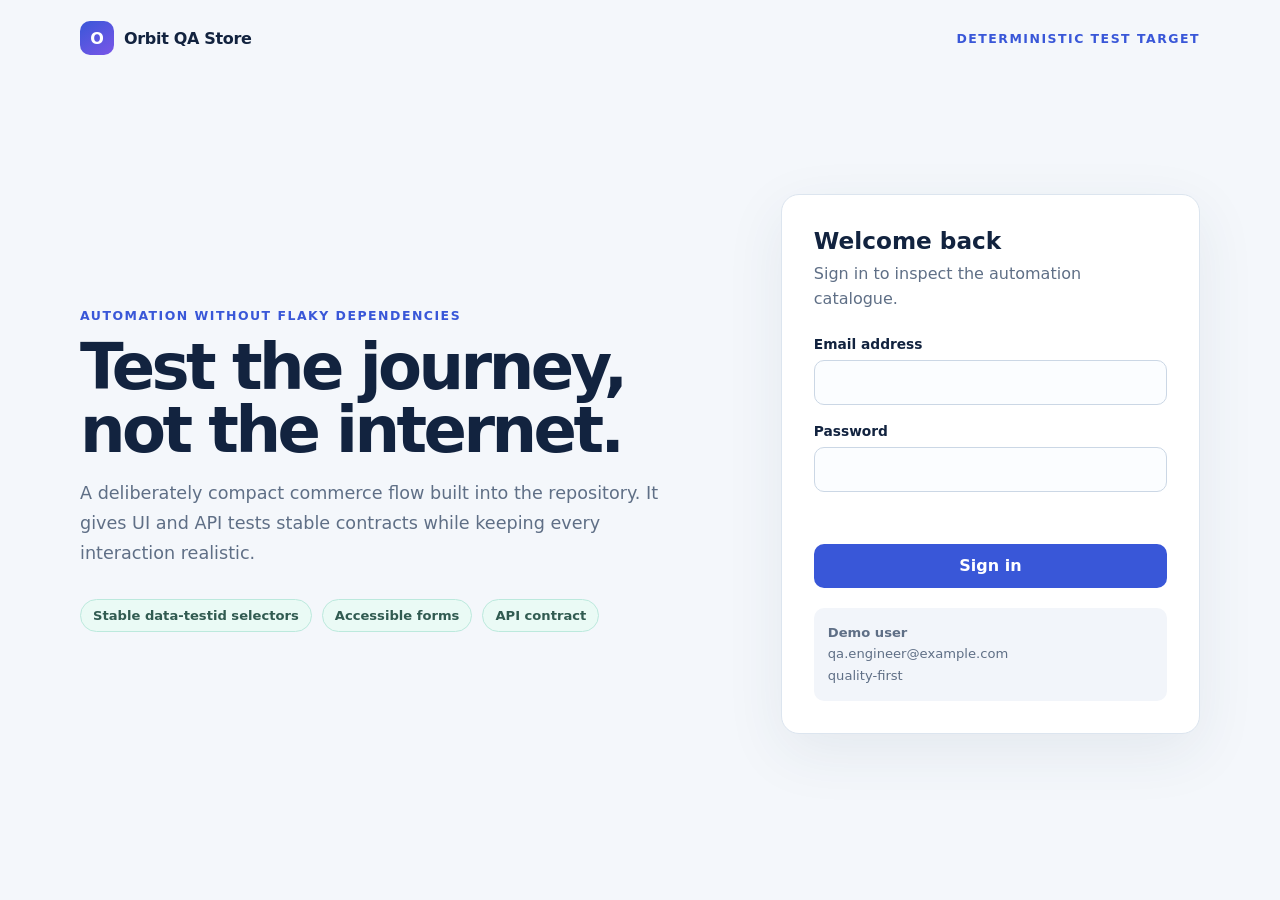
<file: demo_app/index.html>
<!doctype html>
<html lang="en">
<head>
  <meta charset="utf-8">
  <meta name="viewport" content="width=device-width, initial-scale=1">
  <title>Sign in | Orbit QA Store</title>
  <link rel="stylesheet" href="styles.css">
</head>
<body data-page="login">
  <header class="shell topbar">
    <a class="brand" href="index.html"><span class="brand-mark">O</span> Orbit QA Store</a>
    <span class="eyebrow">Deterministic test target</span>
  </header>
  <main class="shell login-layout">
    <section>
      <p class="eyebrow">Automation without flaky dependencies</p>
      <h1>Test the journey, not the internet.</h1>
      <p class="lede">A deliberately compact commerce flow built into the repository. It gives UI and API tests stable contracts while keeping every interaction realistic.</p>
      <div class="signal-row">
        <span class="signal">Stable data-testid selectors</span>
        <span class="signal">Accessible forms</span>
        <span class="signal">API contract</span>
      </div>
    </section>
    <section class="panel" aria-labelledby="login-heading">
      <h2 id="login-heading" data-testid="login-heading">Welcome back</h2>
      <p class="hint">Sign in to inspect the automation catalogue.</p>
      <form data-testid="login-form">
        <div class="field">
          <label for="email">Email address</label>
          <input id="email" data-testid="email" name="email" type="email" autocomplete="username" required>
        </div>
        <div class="field">
          <label for="password">Password</label>
          <input id="password" data-testid="password" name="password" type="password" autocomplete="current-password" required>
        </div>
        <p class="error" data-testid="login-error" role="alert"></p>
        <button class="button full" data-testid="login-submit" type="submit">Sign in</button>
      </form>
      <div class="credentials"><strong>Demo user</strong><br>qa.engineer@example.com<br>quality-first</div>
    </section>
  </main>
  <script src="app.js"></script>
</body>
</html>
</file>
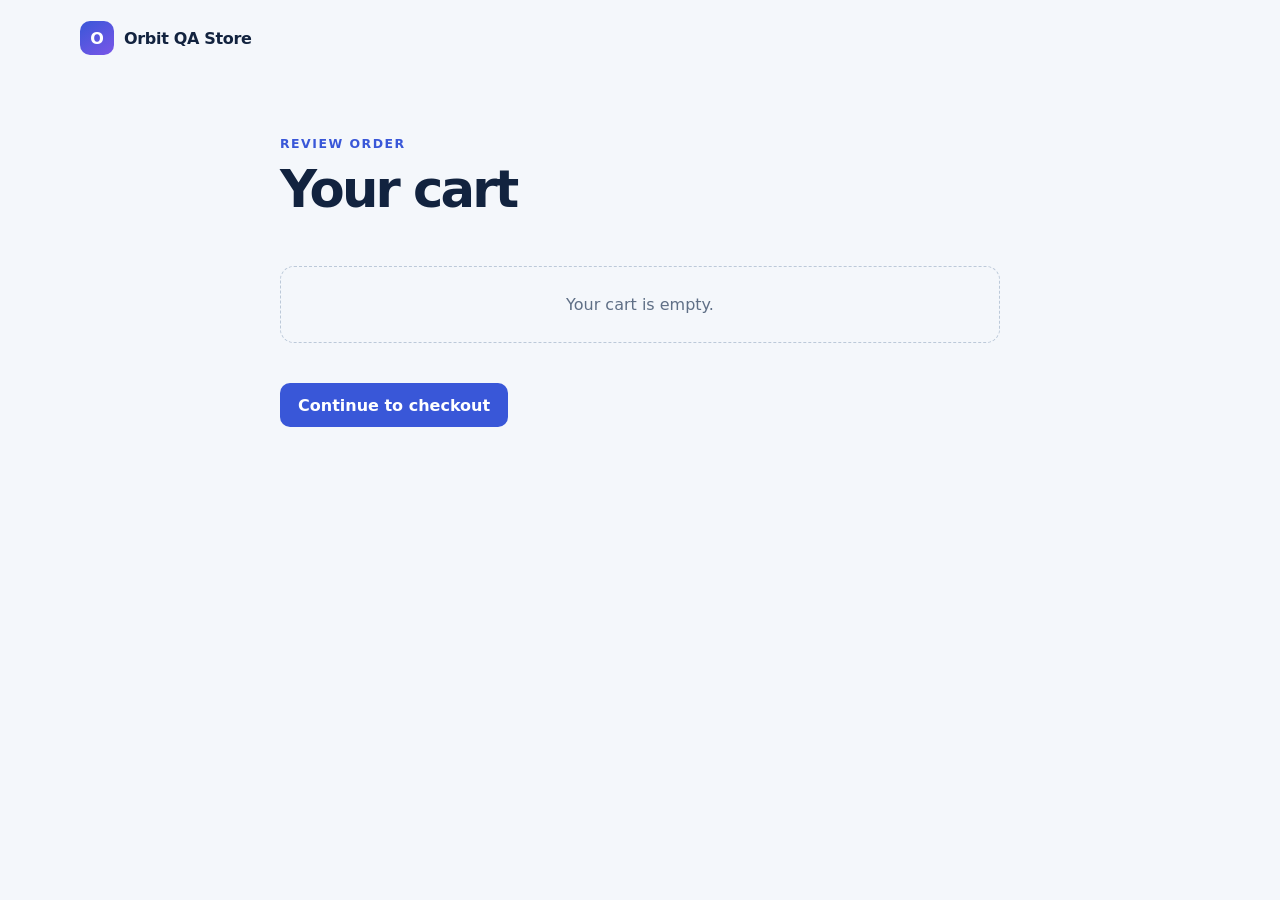
<file: demo_app/cart.html>
<!doctype html>
<html lang="en">
<head>
  <meta charset="utf-8">
  <meta name="viewport" content="width=device-width, initial-scale=1">
  <title>Cart | Orbit QA Store</title>
  <link rel="stylesheet" href="styles.css">
</head>
<body data-page="cart">
  <header class="shell topbar"><a class="brand" href="inventory.html"><span class="brand-mark">O</span> Orbit QA Store</a></header>
  <main class="shell content-narrow">
    <section class="page-header"><div><p class="eyebrow">Review order</p><h1 data-testid="cart-heading">Your cart</h1></div></section>
    <section class="cart-list" data-testid="cart-list" aria-live="polite"></section>
    <a class="button" data-testid="checkout-link" href="checkout.html">Continue to checkout</a>
  </main>
  <script src="app.js"></script>
</body>
</html>
</file>
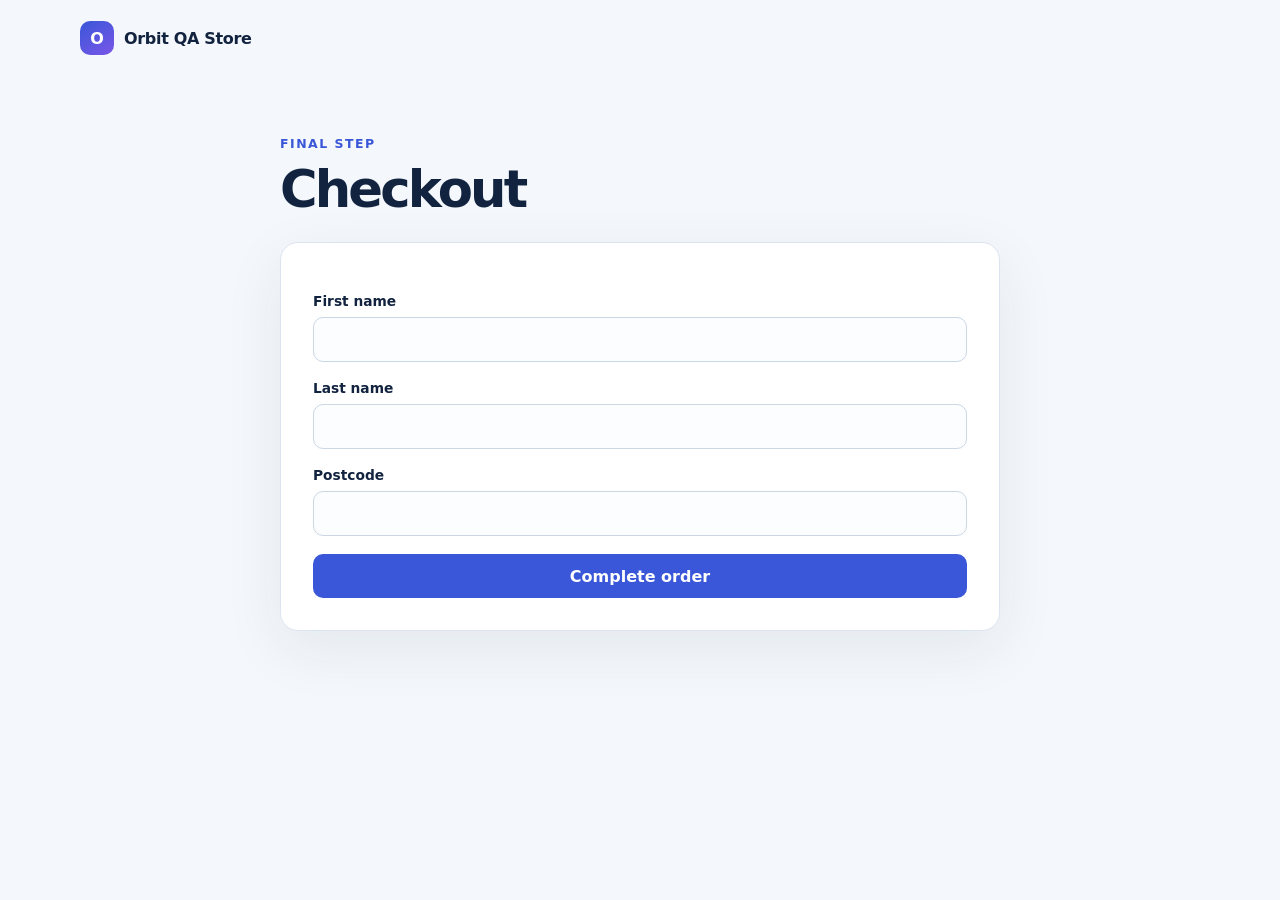
<file: demo_app/checkout.html>
<!doctype html>
<html lang="en">
<head>
  <meta charset="utf-8">
  <meta name="viewport" content="width=device-width, initial-scale=1">
  <title>Checkout | Orbit QA Store</title>
  <link rel="stylesheet" href="styles.css">
</head>
<body data-page="checkout">
  <header class="shell topbar"><a class="brand" href="inventory.html"><span class="brand-mark">O</span> Orbit QA Store</a></header>
  <main class="shell content-narrow">
    <section class="page-header"><div><p class="eyebrow">Final step</p><h1 data-testid="checkout-heading">Checkout</h1></div></section>
    <form class="panel" data-testid="checkout-form">
      <div class="field"><label for="first-name">First name</label><input id="first-name" data-testid="first-name" required></div>
      <div class="field"><label for="last-name">Last name</label><input id="last-name" data-testid="last-name" required></div>
      <div class="field"><label for="postcode">Postcode</label><input id="postcode" data-testid="postcode" required></div>
      <button class="button full" data-testid="complete-order" type="submit">Complete order</button>
    </form>
    <section class="success" data-testid="success-panel" hidden>
      <div class="success-mark">✓</div><h2 data-testid="success-heading">Order confirmed</h2>
      <p>Your reference is <strong data-testid="order-number">QA-2026-001</strong>.</p>
    </section>
  </main>
  <script src="app.js"></script>
</body>
</html>
</file>
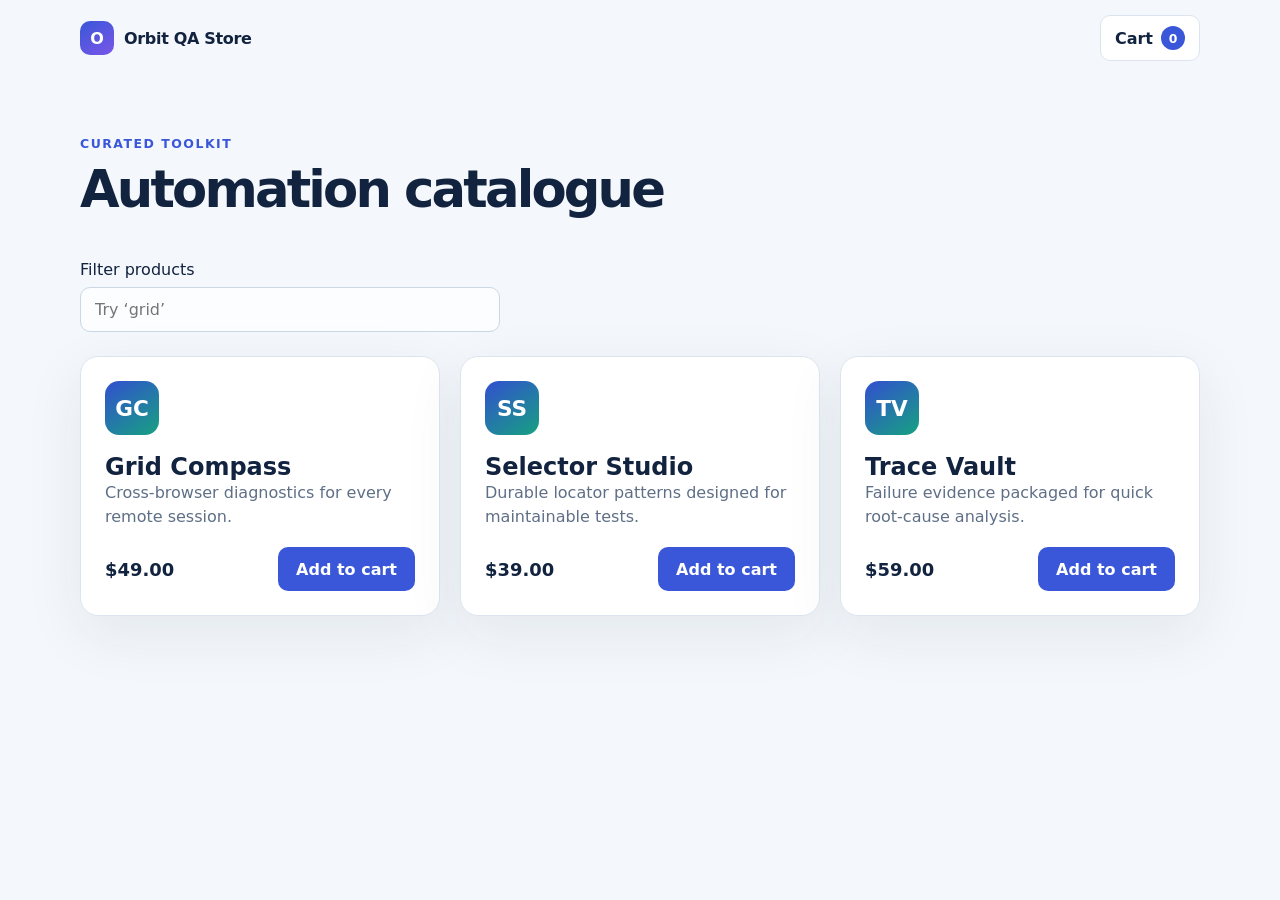
<file: demo_app/inventory.html>
<!doctype html>
<html lang="en">
<head>
  <meta charset="utf-8">
  <meta name="viewport" content="width=device-width, initial-scale=1">
  <title>Catalogue | Orbit QA Store</title>
  <link rel="stylesheet" href="styles.css">
</head>
<body data-page="inventory">
  <header class="shell topbar">
    <a class="brand" href="inventory.html"><span class="brand-mark">O</span> Orbit QA Store</a>
    <a class="cart-link" data-testid="cart-link" href="cart.html">Cart <span class="cart-count" data-testid="cart-count">0</span></a>
  </header>
  <main class="shell">
    <section class="page-header">
      <div><p class="eyebrow">Curated toolkit</p><h1 data-testid="inventory-heading">Automation catalogue</h1></div>
    </section>
    <div class="toolbar">
      <label class="field" for="search"><span>Filter products</span><input class="search" id="search" data-testid="product-search" placeholder="Try ‘grid’"></label>
    </div>
    <section class="product-grid" aria-label="Products">
      <article class="product-card" data-testid="product-card" data-product-name="Grid Compass" data-product-price="49">
        <div class="product-icon">GC</div><div><h2>Grid Compass</h2><p>Cross-browser diagnostics for every remote session.</p></div>
        <div class="product-footer"><span class="price">$49.00</span><button class="button" data-testid="add-product">Add to cart</button></div>
      </article>
      <article class="product-card" data-testid="product-card" data-product-name="Selector Studio" data-product-price="39">
        <div class="product-icon">SS</div><div><h2>Selector Studio</h2><p>Durable locator patterns designed for maintainable tests.</p></div>
        <div class="product-footer"><span class="price">$39.00</span><button class="button" data-testid="add-product">Add to cart</button></div>
      </article>
      <article class="product-card" data-testid="product-card" data-product-name="Trace Vault" data-product-price="59">
        <div class="product-icon">TV</div><div><h2>Trace Vault</h2><p>Failure evidence packaged for quick root-cause analysis.</p></div>
        <div class="product-footer"><span class="price">$59.00</span><button class="button" data-testid="add-product">Add to cart</button></div>
      </article>
    </section>
  </main>
  <div class="notice" data-testid="notice" role="status" hidden></div>
  <script src="app.js"></script>
</body>
</html>
</file>
<file: demo_app/styles.css>
:root {
  color-scheme: light;
  --ink: #12233f;
  --muted: #5f6f86;
  --line: #dce5ef;
  --surface: #ffffff;
  --canvas: #f4f7fb;
  --primary: #3957d8;
  --primary-dark: #273fae;
  --accent: #12a886;
  --danger: #c53b54;
  font-family: Inter, ui-sans-serif, system-ui, -apple-system, BlinkMacSystemFont, "Segoe UI", sans-serif;
}
* { box-sizing: border-box; }

body {
  margin: 0;
  min-height: 100vh;
  color: var(--ink);
  background: var(--canvas);
}

button, input { font: inherit; }

a { color: inherit; }

.shell {
  width: min(1120px, calc(100% - 40px));
  margin: 0 auto;
}

.topbar {
  display: flex;
  align-items: center;
  justify-content: space-between;
  min-height: 76px;
}

.brand {
  display: inline-flex;
  align-items: center;
  gap: 10px;
  font-weight: 800;
  letter-spacing: -.02em;
  text-decoration: none;
}

.brand-mark {
  display: grid;
  width: 34px;
  height: 34px;
  place-items: center;
  color: white;
  border-radius: 10px;
  background: linear-gradient(145deg, var(--primary), #7a56e8);
}

.login-layout {
  display: grid;
  grid-template-columns: 1.2fr .8fr;
  min-height: calc(100vh - 76px);
  align-items: center;
  gap: 72px;
  padding: 40px 0 88px;
}

.eyebrow {
  color: var(--primary);
  font-size: .78rem;
  font-weight: 800;
  letter-spacing: .12em;
  text-transform: uppercase;
}

h1 {
  max-width: 760px;
  margin: 12px 0 18px;
  font-size: clamp(2.2rem, 5vw, 4.7rem);
  line-height: .98;
  letter-spacing: -.055em;
}

.lede {
  max-width: 610px;
  color: var(--muted);
  font-size: 1.1rem;
  line-height: 1.7;
}

.signal-row {
  display: flex;
  flex-wrap: wrap;
  gap: 10px;
  margin-top: 30px;
}

.signal {
  padding: 8px 12px;
  color: #315b51;
  font-size: .82rem;
  font-weight: 700;
  border: 1px solid #bce9dd;
  border-radius: 999px;
  background: #eafaf5;
}

.panel, .product-card, .cart-item {
  border: 1px solid var(--line);
  border-radius: 18px;
  background: var(--surface);
  box-shadow: 0 18px 60px rgba(42, 58, 92, .08);
}

.panel { padding: 32px; }

.panel h2 { margin: 0 0 8px; font-size: 1.45rem; }

.hint { margin: 0 0 24px; color: var(--muted); line-height: 1.55; }

.field { display: grid; gap: 8px; margin: 18px 0; }

.field label { font-size: .86rem; font-weight: 750; }

.field input, .search {
  width: 100%;
  padding: 12px 14px;
  color: var(--ink);
  border: 1px solid #cbd7e5;
  border-radius: 10px;
  background: #fbfdff;
  outline: none;
}

.field input:focus, .search:focus {
  border-color: var(--primary);
  box-shadow: 0 0 0 3px rgba(57, 87, 216, .12);
}

.button {
  display: inline-flex;
  align-items: center;
  justify-content: center;
  min-height: 44px;
  padding: 0 18px;
  color: white;
  font-weight: 800;
  border: 0;
  border-radius: 10px;
  background: var(--primary);
  cursor: pointer;
  text-decoration: none;
}

.button:hover { background: var(--primary-dark); }
.button.full { width: 100%; }

.error {
  min-height: 22px;
  margin: 4px 0 12px;
  color: var(--danger);
  font-size: .88rem;
  font-weight: 700;
}

.credentials {
  margin-top: 20px;
  padding: 14px;
  color: var(--muted);
  font-size: .82rem;
  line-height: 1.65;
  border-radius: 10px;
  background: #f2f5fa;
}

.page-header {
  display: flex;
  align-items: end;
  justify-content: space-between;
  gap: 20px;
  padding: 48px 0 28px;
}

.page-header h1 { margin: 8px 0 0; font-size: clamp(2rem, 4vw, 3.4rem); }

.cart-link {
  display: inline-flex;
  gap: 8px;
  align-items: center;
  padding: 10px 14px;
  font-weight: 800;
  border: 1px solid var(--line);
  border-radius: 10px;
  background: white;
  text-decoration: none;
}

.cart-count {
  display: grid;
  min-width: 24px;
  height: 24px;
  place-items: center;
  color: white;
  font-size: .78rem;
  border-radius: 999px;
  background: var(--primary);
}

.toolbar { width: min(420px, 100%); margin-bottom: 24px; }

.product-grid {
  display: grid;
  grid-template-columns: repeat(3, 1fr);
  gap: 20px;
  padding-bottom: 80px;
}

.product-card { display: grid; gap: 18px; padding: 24px; }
.product-card[hidden] { display: none; }

.product-icon {
  display: grid;
  width: 54px;
  height: 54px;
  place-items: center;
  color: white;
  font-size: 1.35rem;
  font-weight: 900;
  border-radius: 14px;
  background: linear-gradient(145deg, #324fd0, #17a181);
}

.product-card h2 { margin: 0; }
.product-card p { min-height: 48px; margin: 0; color: var(--muted); line-height: 1.5; }

.product-footer { display: flex; align-items: center; justify-content: space-between; gap: 16px; }
.price { font-size: 1.12rem; font-weight: 850; }

.notice {
  position: fixed;
  right: 24px;
  bottom: 24px;
  padding: 12px 16px;
  color: white;
  font-weight: 750;
  border-radius: 10px;
  background: var(--accent);
  box-shadow: 0 12px 30px rgba(10, 80, 64, .25);
}

.content-narrow { width: min(720px, 100%); padding-bottom: 80px; }
.cart-list { display: grid; gap: 12px; margin: 8px 0 24px; }
.cart-item { display: flex; justify-content: space-between; padding: 18px 20px; box-shadow: none; }
.empty { padding: 28px; color: var(--muted); text-align: center; border: 1px dashed #bcc9d9; border-radius: 14px; }

.success {
  padding: 36px;
  text-align: center;
  border: 1px solid #bce9dd;
  border-radius: 18px;
  background: #ecfaf6;
}

.success h2 { margin: 10px 0; font-size: 2rem; }
.success-mark { color: var(--accent); font-size: 2rem; }

@media (max-width: 780px) {
  .login-layout { grid-template-columns: 1fr; gap: 36px; }
  .product-grid { grid-template-columns: 1fr; }
  .page-header { align-items: start; flex-direction: column; }
}
</file>
